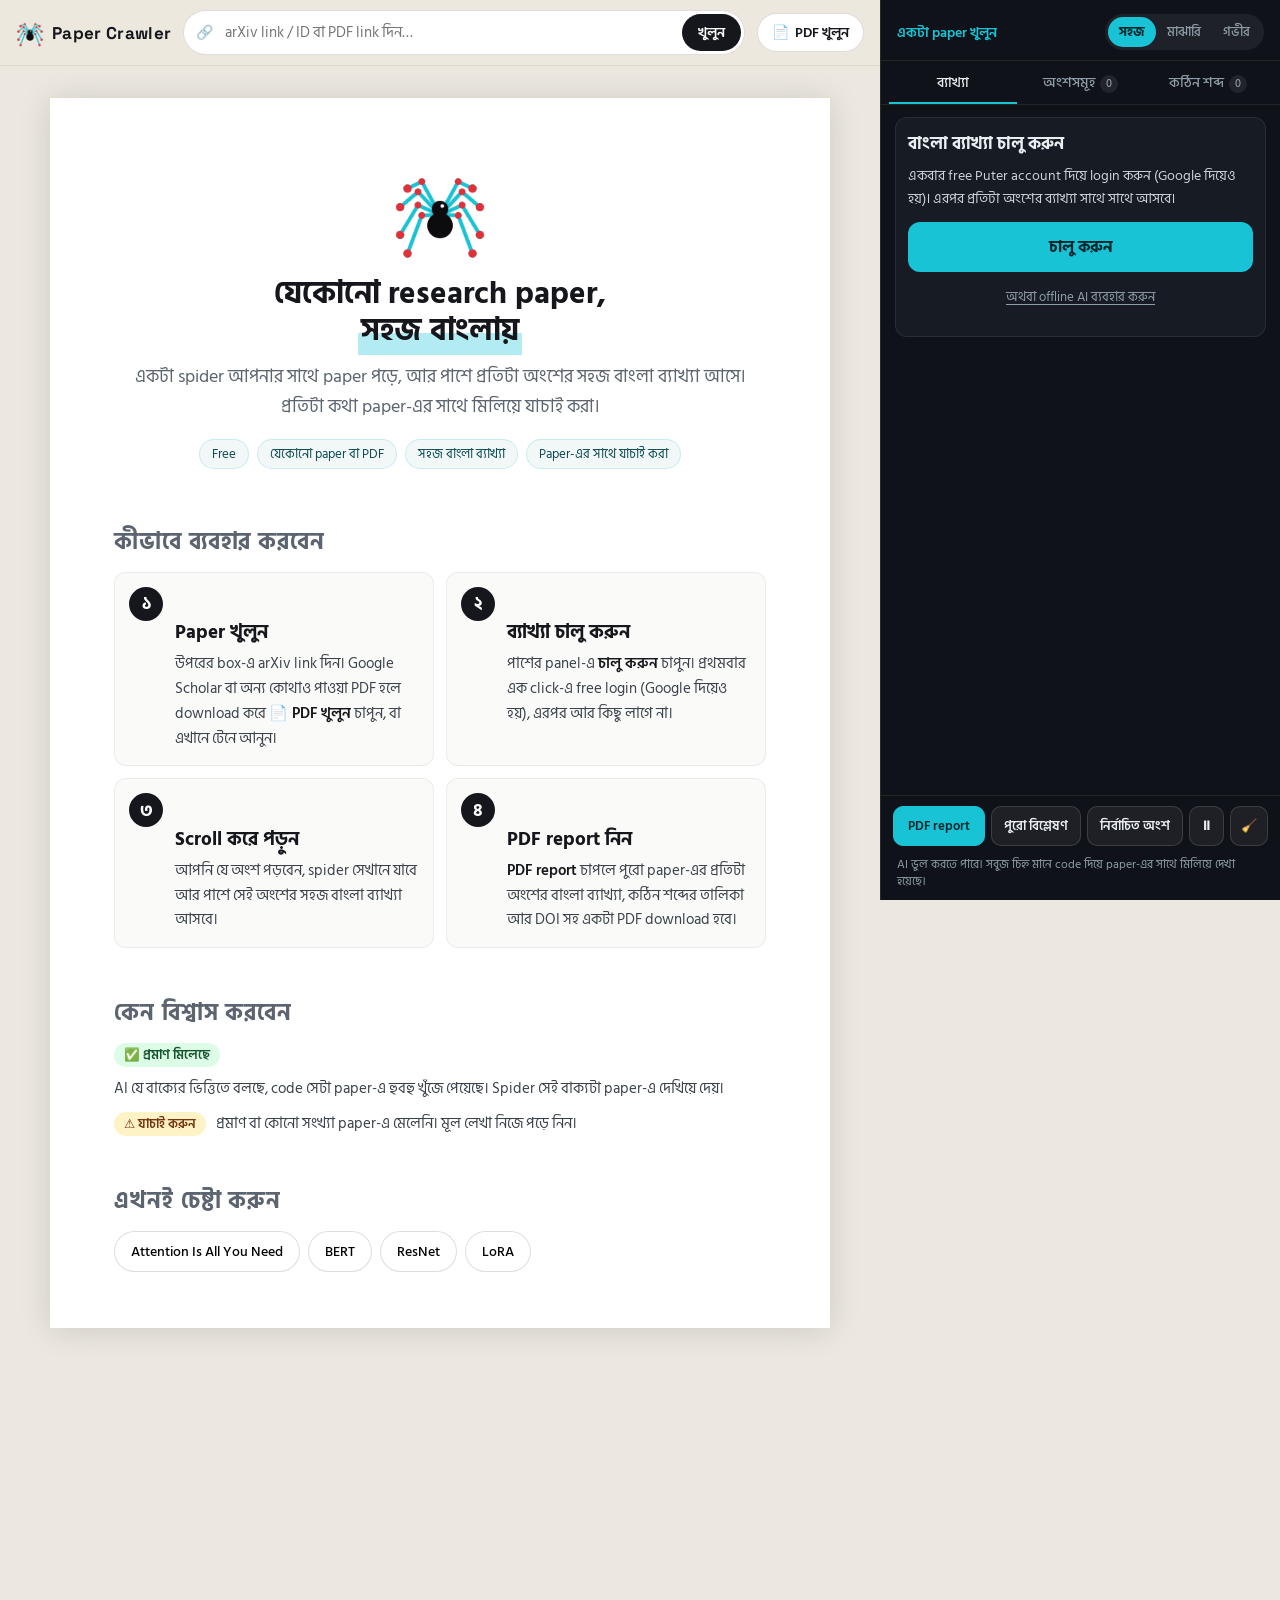
<file: index.html>
<!doctype html>
<html lang="bn">
<head>
  <meta charset="utf-8">
  <meta name="viewport" content="width=device-width, initial-scale=1">
  <title>Paper Crawler</title>
  <meta name="description" content="যেকোনো research paper সহজ বাংলায় বুঝুন। একটা spider paper পড়ে, AI প্রতিটা অংশ বাংলায় বুঝিয়ে দেয়, আর paper-এর সাথে মিলিয়ে যাচাই করে। Free, account লাগে না।">
  <meta property="og:title" content="Paper Crawler: research paper, সহজ বাংলায়">
  <meta property="og:description" content="arXiv link দিন বা যেকোনো PDF খুলুন। Free, account লাগে না, AI আপনার computer-এই চলে।">
  <meta property="og:image" content="icon.png">
  <link rel="icon" href="icon.png">
  <link rel="preconnect" href="https://fonts.googleapis.com">
  <link rel="preconnect" href="https://fonts.gstatic.com" crossorigin>
  <link rel="stylesheet" href="https://fonts.googleapis.com/css2?family=Hind+Siliguri:wght@400;500;600;700&family=Space+Grotesk:wght@500;700&display=swap">
  <link rel="stylesheet" href="css/style.css">
  <link rel="stylesheet" href="css/site.css">
  <link rel="stylesheet" href="css/report.css">
</head>
<body>
  <header id="bar">
    <a class="brand" href="./" aria-label="Paper Crawler home"><img src="icon.png" alt="" width="28" height="28"><span>Paper Crawler</span></a>
    <form id="open-form" role="search">
      <span class="search-icon" aria-hidden="true">🔗</span>
      <input id="open-input" placeholder="arXiv link / ID বা PDF link দিন…" aria-label="Paper link" autocomplete="off">
      <button class="go">খুলুন</button>
    </form>
    <label class="file-btn" title="Computer-এ থাকা যেকোনো paper-এর PDF">📄 <span>PDF খুলুন</span><input id="file" type="file" accept="application/pdf,.pdf" hidden></label>
    <div class="meta" id="meta" role="status" aria-live="polite"></div>
  </header>

  <main id="stage">
    <div id="paper">
      <section class="landing">
        <div class="hero">
          <img class="hero-spider" src="icon.png" alt="" width="96" height="96">
          <h1>যেকোনো research paper,<br><mark>সহজ বাংলায়</mark></h1>
          <p class="lead">একটা spider আপনার সাথে paper পড়ে, আর পাশে প্রতিটা অংশের সহজ বাংলা ব্যাখ্যা আসে। প্রতিটা কথা paper-এর সাথে মিলিয়ে যাচাই করা।</p>
          <div class="badges"><span>Free</span><span>যেকোনো paper বা PDF</span><span>সহজ বাংলা ব্যাখ্যা</span><span>Paper-এর সাথে যাচাই করা</span></div>
        </div>

        <h2 class="landing-h">কীভাবে ব্যবহার করবেন</h2>
        <ol class="steps">
          <li><b>১</b><div><h3>Paper খুলুন</h3><p>উপরের box-এ arXiv link দিন। Google Scholar বা অন্য কোথাও পাওয়া PDF হলে download করে <em>📄 PDF খুলুন</em> চাপুন, বা এখানে টেনে আনুন।</p></div></li>
          <li><b>২</b><div><h3>ব্যাখ্যা চালু করুন</h3><p>পাশের panel-এ <em>চালু করুন</em> চাপুন। প্রথমবার এক click-এ free login (Google দিয়েও হয়), এরপর আর কিছু লাগে না।</p></div></li>
          <li><b>৩</b><div><h3>Scroll করে পড়ুন</h3><p>আপনি যে অংশ পড়বেন, spider সেখানে যাবে আর পাশে সেই অংশের সহজ বাংলা ব্যাখ্যা আসবে।</p></div></li>
          <li><b>৪</b><div><h3>PDF report নিন</h3><p><em>PDF report</em> চাপলে পুরো paper-এর প্রতিটা অংশের বাংলা ব্যাখ্যা, কঠিন শব্দের তালিকা আর DOI সহ একটা PDF download হবে।</p></div></li>
        </ol>

        <h2 class="landing-h">কেন বিশ্বাস করবেন</h2>
        <div class="trust">
          <p><span class="chip ok">✅ প্রমাণ মিলেছে</span> AI যে বাক্যের ভিত্তিতে বলছে, code সেটা paper-এ হুবহু খুঁজে পেয়েছে। Spider সেই বাক্যটা paper-এ দেখিয়ে দেয়।</p>
          <p><span class="chip warn">⚠️ যাচাই করুন</span> প্রমাণ বা কোনো সংখ্যা paper-এ মেলেনি। মূল লেখা নিজে পড়ে নিন।</p>
        </div>

        <h2 class="landing-h">এখনই চেষ্টা করুন</h2>
        <div class="examples">
          <button data-paper="1706.03762">Attention Is All You Need</button>
          <button data-paper="1810.04805">BERT</button>
          <button data-paper="1512.03385">ResNet</button>
          <button data-paper="2106.09685">LoRA</button>
        </div>
      </section>
    </div>
  </main>

  <canvas id="crawler" aria-hidden="true"></canvas>

  <aside id="panel" aria-label="বাংলা ব্যাখ্যা">
    <button id="handle" class="handle" aria-label="Panel বড়/ছোট করুন"><i></i></button>
    <header>
      <div class="now-row">
        <div class="now" id="now">একটা paper খুলুন</div>
        <div class="seg" id="levels" role="group" aria-label="ব্যাখ্যার স্তর">
          <button data-level="easy" title="একদম নতুনদের জন্য">সহজ</button><button data-level="mid" title="ML-এর basic জানলে">মাঝারি</button><button data-level="deep" title="Researcher-দের জন্য">গভীর</button>
        </div>
      </div>
      <div id="progress" class="progress-line" hidden></div>
    </header>
    <nav class="tabs" role="tablist">
      <button data-tab="explain" class="on" role="tab">ব্যাখ্যা</button>
      <button data-tab="map" role="tab">অংশসমূহ <span class="count" id="map-count">0</span></button>
      <button data-tab="terms" role="tab">কঠিন শব্দ <span class="count" id="term-count">0</span></button>
    </nav>
    <div class="body" data-pane="explain"><div id="ai"></div><div id="hint"></div><div id="history"></div></div>
    <div class="body" data-pane="map" hidden><ol id="map"><li class="muted">Paper খুললে এখানে সব অংশের তালিকা আসবে। যেকোনোটায় চাপ দিলে spider সেখানে যাবে।</li></ol></div>
    <div class="body" data-pane="terms" hidden><div id="glossary"><p class="muted">ব্যাখ্যা আসার সাথে সাথে এখানে কঠিন শব্দ আর তাদের বাংলা মানে জমা হবে।</p></div></div>
    <div class="actions">
      <button id="export" class="primary" title="পুরো paper বিশ্লেষণ করে DOI সহ PDF download করুন">PDF report</button>
      <button id="all" title="প্রতিটা অংশের ব্যাখ্যা + কঠিন শব্দের তালিকা">পুরো বিশ্লেষণ</button>
      <button id="sel" title="Paper-এ কিছু select করে চাপুন (বা E)">নির্বাচিত অংশ</button>
      <button id="pause" class="icon" title="Spider থামান / চালান" aria-label="Spider থামান">⏸</button>
      <button id="clear" class="icon" title="দাগ মুছুন" aria-label="দাগ মুছুন">🧹</button>
    </div>
    <footer>AI ভুল করতে পারে। সবুজ চিহ্ন মানে code দিয়ে paper-এর সাথে মিলিয়ে দেখা হয়েছে।</footer>
  </aside>

  <div id="drop-overlay" hidden><div><p class="big">📄</p><p>PDF এখানে ছেড়ে দিন</p><p class="small">যেকোনো research paper। আপনার computer-এই পড়া হবে।</p></div></div>
  <div id="toasts" aria-live="polite"></div>
  <div id="report-host" aria-hidden="true"></div>
  <script type="module" src="js/app.js"></script>
</body>
</html>
</file>
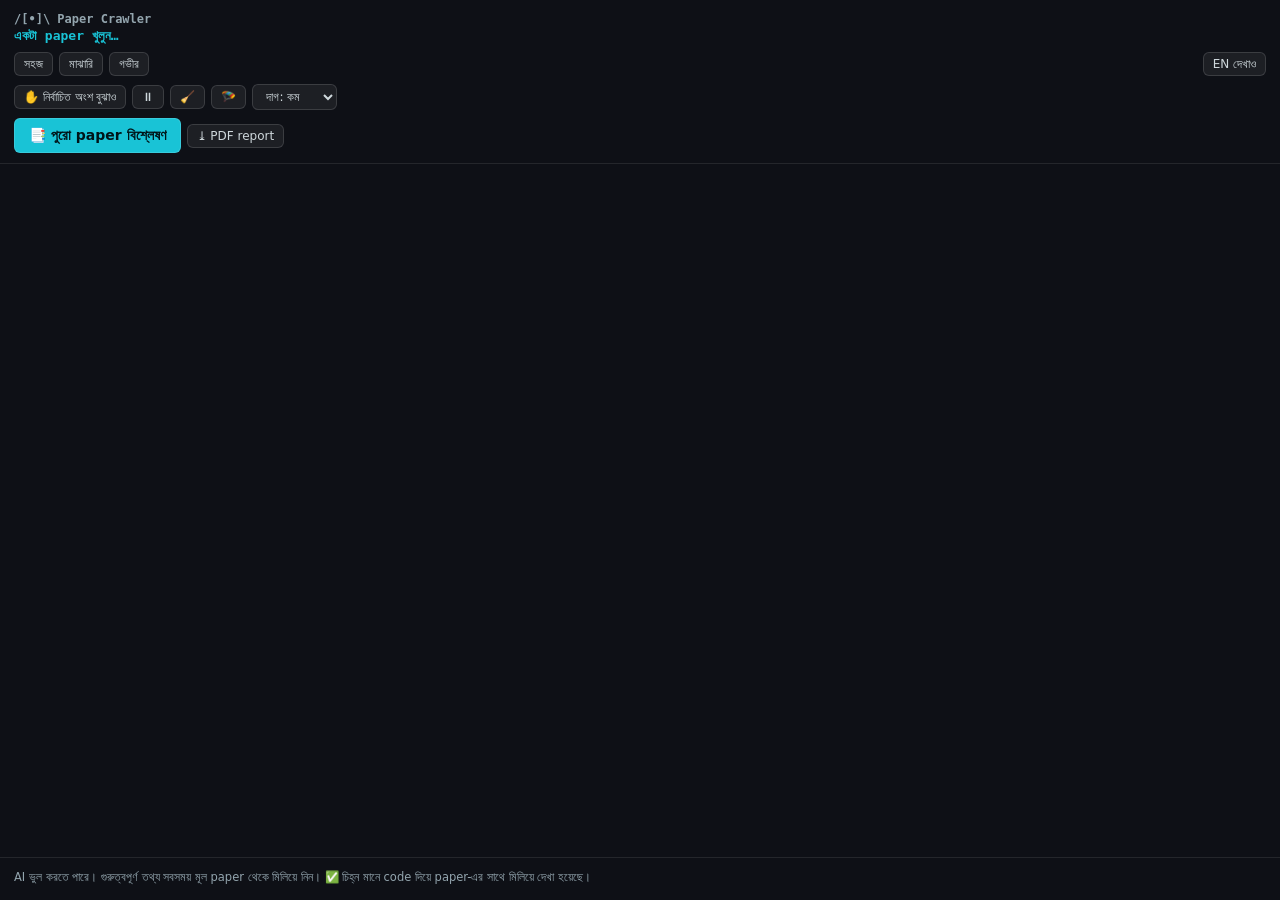
<file: extension/panel.html>
<!doctype html>
<html lang="bn">
<head>
  <meta charset="utf-8">
  <title>Paper Crawler</title>
  <link rel="stylesheet" href="css/panel.css">
</head>
<body>
  <header>
    <div class="brand">/[•]\ Paper Crawler</div>
    <div id="now" class="now">একটা paper খুলুন…</div>
    <div class="row" id="levels" role="group" aria-label="ব্যাখ্যার স্তর">
      <button data-level="easy">সহজ</button>
      <button data-level="mid">মাঝারি</button>
      <button data-level="deep">গভীর</button>
      <span class="sep"></span>
      <button id="lang" title="ইংরেজি ব্যাখ্যাও দেখান">EN দেখাও</button>
    </div>
    <div class="row">
      <button id="sel" title="Paper-এ কোনো লেখা select করে এটা চাপুন">✋ নির্বাচিত অংশ বুঝাও</button>
      <button id="pause" title="Spider থামাও / চালাও">⏸</button>
      <button id="clear" title="সব দাগ মুছুন">🧹</button>
      <button id="drop" title="Spider আবার নামাও">🪂</button>
      <select id="intensity" aria-label="দাগের পরিমাণ">
        <option value="calm">দাগ: কম</option>
        <option value="normal">দাগ: মাঝারি</option>
        <option value="wild">দাগ: বেশি</option>
      </select>
    </div>
    <div class="row">
      <button id="all" class="primary" title="প্রতিটা section ব্যাখ্যা করুন, কঠিন শব্দের তালিকা বানান">📑 পুরো paper বিশ্লেষণ</button>
      <button id="export" title="সব ব্যাখ্যা DOI সহ PDF হিসেবে নামান">⤓ PDF report</button>
    </div>
    <div id="progress" class="now" hidden></div>
  </header>

  <section id="ai"></section>
  <section id="pdf" hidden></section>
  <section id="history"></section>
  <section id="glossary"></section>

  <footer>AI ভুল করতে পারে। গুরুত্বপূর্ণ তথ্য সবসময় মূল paper থেকে মিলিয়ে নিন। ✅ চিহ্ন মানে code দিয়ে paper-এর সাথে মিলিয়ে দেখা হয়েছে।</footer>
  <script type="module" src="js/panel.js"></script>
</body>
</html>
</file>
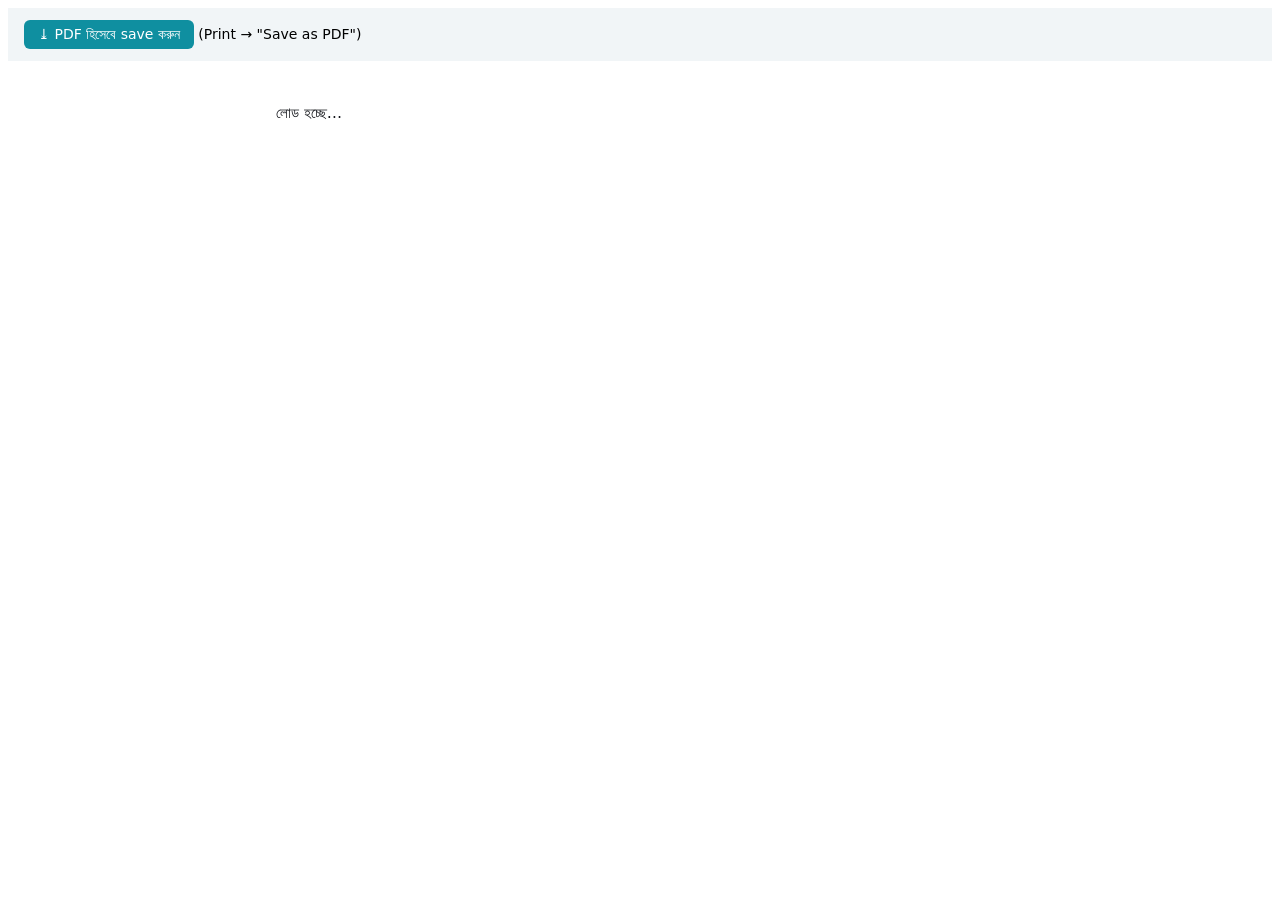
<file: extension/report.html>
<!doctype html>
<html lang="bn">
<head>
  <meta charset="utf-8">
  <title>Paper Crawler report</title>
  <link rel="stylesheet" href="css/report.css">
</head>
<body>
  <div class="screen-only"><button id="print">⤓ PDF হিসেবে save করুন</button> (Print → "Save as PDF")</div>
  <main id="report" class="report"><p>লোড হচ্ছে…</p></main>
  <script type="module" src="js/report.js"></script>
</body>
</html>
</file>
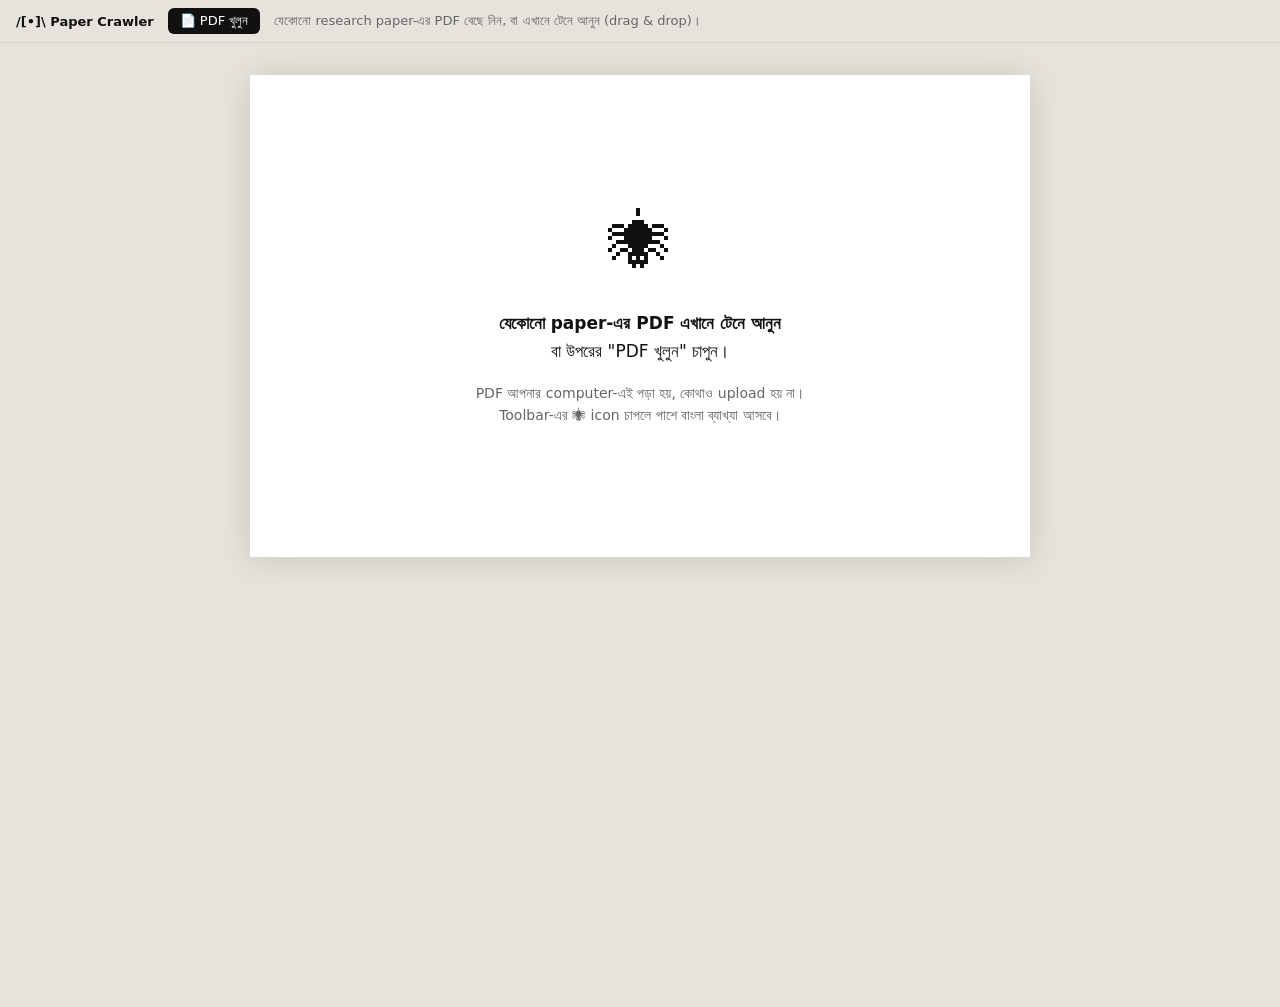
<file: extension/viewer.html>
<!doctype html>
<html lang="en">
<head>
  <meta charset="utf-8">
  <meta name="viewport" content="width=device-width, initial-scale=1">
  <title>Paper Crawler PDF reader</title>
  <link rel="stylesheet" href="css/viewer.css">
  <link rel="stylesheet" href="css/markup.css">
</head>
<body>
  <header id="bar">
    <b>/[•]\ Paper Crawler</b>
    <label class="btn">📄 PDF খুলুন <input id="pick" type="file" accept="application/pdf,.pdf" hidden></label>
    <a id="orig" target="_blank" hidden>মূল PDF ↗</a>
    <span id="status">যেকোনো research paper-এর PDF বেছে নিন, বা এখানে টেনে আনুন (drag &amp; drop)।</span>
  </header>
  <main id="drop">
    <div id="paper">
      <div class="empty">
        <p class="big">🕷</p>
        <p><b>যেকোনো paper-এর PDF এখানে টেনে আনুন</b><br>বা উপরের "PDF খুলুন" চাপুন।</p>
        <p class="hint">PDF আপনার computer-এই পড়া হয়, কোথাও upload হয় না।<br>Toolbar-এর 🕷 icon চাপলে পাশে বাংলা ব্যাখ্যা আসবে।</p>
      </div>
    </div>
  </main>
  <script type="module" src="js/viewer.js"></script>
</body>
</html>
</file>
<file: css/style.css>
/* Paper Crawler - paper theme, AI panel, and the .m-* markup effects. */
:root {
  --bg: #e6e3dc;
  --paper: #ffffff;
  --ink: #111;
  --muted: #666;
  --teal: #19c3d6;
  --purple: #7b2cff;
  --orange: #ff7a3d;
  --magenta: #ff2bd6;
  --cyan: #25d7f0;
  --green: #11a84a;
  --red: #e0303a;
  --panel-w: 380px;
  --mono: ui-monospace, "SF Mono", Menlo, Consolas, monospace;
}
* { box-sizing: border-box; }
html, body { margin: 0; }
body {
  background: var(--bg);
  color: var(--ink);
  font-family: "Latin Modern Roman", "CMU Serif", "Computer Modern", Georgia, "Times New Roman", serif;
}

/* ---------- top bar ---------- */
#bar {
  position: sticky; top: 0; z-index: 20;
  display: flex; gap: 12px; align-items: center; flex-wrap: wrap;
  padding: 8px 16px; padding-right: calc(var(--panel-w) + 16px);
  background: rgba(230, 227, 220, .92); backdrop-filter: blur(6px);
  border-bottom: 1px solid #0001;
  font: 12px var(--mono);
}
#bar .brand { font-weight: 700; letter-spacing: .02em; }
#bar select { font: inherit; max-width: 320px; }
#bar form { display: flex; gap: 4px; }
#bar input, #bar button { font: inherit; }
#bar .meta { color: var(--muted); overflow: hidden; text-overflow: ellipsis; white-space: nowrap; flex: 1; min-width: 0; }
#bar kbd { background: #fff; border: 1px solid #0002; border-radius: 3px; padding: 0 4px; }

/* ---------- the paper ---------- */
#stage { padding: 32px 16px 50vh; padding-right: calc(var(--panel-w) + 16px); }
#paper {
  max-width: 780px; margin: 0 auto; padding: 56px 64px;
  background: var(--paper); box-shadow: 0 2px 30px #0002;
  font-size: 17px; line-height: 1.55;
}
#paper h1 { font-size: 1.8em; text-align: center; line-height: 1.2; }
#paper h2 { font-size: 1.35em; margin-top: 2em; }
#paper h3 { font-size: 1.12em; margin-top: 1.6em; }
#paper h5, #paper h6 { font-size: 1em; }
#paper .ltx_abstract { margin: 2em 2.5em; font-size: .95em; }
#paper .ltx_abstract h6 { text-align: center; font-size: 1.05em; }
#paper .ltx_authors { text-align: center; font-size: .9em; margin-bottom: 1em; }
#paper .ltx_creator { display: inline-block; margin: 0 .6em; }
#paper .ltx_note_outer { display: none; } /* LaTeXML footnote bodies */
#paper .ltx_note_mark { font-size: .7em; }
#paper img { max-width: 100%; height: auto; }
#paper figure { margin: 1.5em 0; text-align: center; }
#paper figcaption { font-size: .9em; text-align: left; }
#paper table { border-collapse: collapse; margin: 0 auto; font-size: .9em; }
#paper td, #paper th { padding: 2px 6px; }
#paper .ltx_border_t { border-top: 1px solid #000; }
#paper .ltx_border_b { border-bottom: 1px solid #000; }
#paper .ltx_border_tt { border-top: 2px solid #000; }
#paper .ltx_border_bb { border-bottom: 2px solid #000; }
#paper .ltx_border_r { border-right: 1px solid #000; }
#paper .ltx_border_l { border-left: 1px solid #000; }
#paper table.ltx_equation, #paper table.ltx_eqn_table { width: 100%; }
#paper .ltx_eqn_cell { text-align: center; }
#paper .ltx_tag_equation { text-align: right; }
#paper .ltx_bibitem { font-size: .85em; margin-bottom: .4em; list-style: none; }
#paper .ltx_figure_panel { display: inline-block; }
#paper a { color: #1a4fb0; text-decoration: none; }
#paper math { font-size: 1.05em; }
.ltx_align_center { text-align: center; }
.ltx_font_bold { font-weight: bold; }
.ltx_font_italic { font-style: italic; }
.ltx_font_typewriter { font-family: var(--mono); font-size: .9em; }
.ltx_font_smallcaps { font-variant: small-caps; }
#paper .loading { font: 14px var(--mono); color: var(--muted); text-align: center; }

/* ---------- spider canvas: never steals clicks ---------- */
#crawler { position: fixed; inset: 0; width: 100vw; height: 100vh; pointer-events: none; z-index: 10; }

/* ---------- title overlay (T) ---------- */
#title-overlay {
  position: fixed; left: 0; right: var(--panel-w); top: 9vh; z-index: 15;
  text-align: center; pointer-events: none; padding: 0 16px;
  font: 900 clamp(28px, 5.4vw, 72px)/1.08 "Arial Black", Impact, system-ui, sans-serif;
  color: #fff; -webkit-text-stroke: .09em #000; paint-order: stroke fill;
  text-shadow: 0 .06em 0 #000;
}
#title-overlay[hidden] { display: none; }

/* ---------- AI panel ---------- */
#panel {
  position: fixed; top: 0; right: 0; bottom: 0; width: var(--panel-w); z-index: 30;
  display: flex; flex-direction: column;
  background: rgba(14, 16, 22, .86); backdrop-filter: blur(14px) saturate(1.3);
  color: #e8eef2; border-left: 1px solid #ffffff1a;
  font: 13px/1.5 system-ui, -apple-system, "Segoe UI", sans-serif;
}
#panel header { padding: 14px 16px 10px; border-bottom: 1px solid #ffffff14; }
#panel .now { font: 600 13px var(--mono); color: var(--teal); white-space: nowrap; overflow: hidden; text-overflow: ellipsis; }
#panel .row { display: flex; gap: 6px; margin-top: 10px; flex-wrap: wrap; }
#panel button {
  font: 11px var(--mono); color: #cfd8dc; background: #ffffff0f; border: 1px solid #ffffff1f;
  border-radius: 6px; padding: 4px 8px; cursor: pointer;
}
#panel button:hover { background: #ffffff1f; }
#panel button.on { background: var(--teal); color: #001418; border-color: var(--teal); }
#panel .tabs { display: flex; border-bottom: 1px solid #ffffff14; }
#panel .tabs button { flex: 1; border: 0; border-radius: 0; background: none; padding: 9px; }
#panel .tabs button.on { color: var(--teal); background: none; box-shadow: inset 0 -2px var(--teal); }
#panel .body { flex: 1; overflow-y: auto; padding: 12px 16px 24px; }
#panel .notice { background: #ff7a3d22; border: 1px solid #ff7a3d66; color: #ffd2bd; padding: 10px; border-radius: 8px; margin-bottom: 12px; }
#panel .notice code { font-family: var(--mono); color: #fff; }
.card { background: #ffffff0a; border: 1px solid #ffffff14; border-radius: 10px; padding: 10px 12px; margin-bottom: 10px; }
.card.live { border-color: #19c3d688; box-shadow: 0 0 0 1px #19c3d633, 0 0 24px #19c3d622; }
.card h4 { margin: 0 0 6px; font: 600 11px var(--mono); color: #9fb3bd; text-transform: uppercase; letter-spacing: .04em; }
.card h4 .tag { color: var(--orange); margin-left: 4px; }
.card p { margin: 0; white-space: pre-wrap; }
.card .key { margin-top: 8px; font: 600 12px var(--mono); color: #1a0d00; background: var(--orange); padding: 2px 6px; display: inline-block; border-radius: 3px; cursor: pointer; }
.card .err { color: #ff8b8b; }
.caret::after { content: "▌"; color: var(--teal); animation: blink 1s steps(1) infinite; }
@keyframes blink { 50% { opacity: 0; } }
.note { font-size: 12px; padding: 6px 0; border-bottom: 1px solid #ffffff10; }
.note b { font-family: var(--mono); }
.note .t-metric { color: var(--orange); } .note .t-model { color: #c49bff; } .note .t-dataset { color: var(--cyan); }
.note small { display: block; color: #8a9aa3; }

/* Narrow screens: panel becomes a bottom drawer. */
@media (max-width: 900px) {
  :root { --panel-w: 0px; }
  #panel { top: auto; left: 0; width: auto; height: 42vh; border-left: 0; border-top: 1px solid #ffffff1a; }
  #stage { padding-bottom: 60vh; }
  #paper { padding: 28px 18px; font-size: 16px; }
  #title-overlay { right: 0; }
}

/* =====================================================================
   Markup effects. JS adds these to .w spans (or headings) on foot plants.
   Outlines/box-shadows/transforms don't reflow; font-size changes do,
   and the crawler re-steps feet whose word moved.
   ===================================================================== */
.w { border-radius: 2px; }
[class^="m-"], [class*=" m-"] { animation: mpop .28s cubic-bezier(.2, 1.6, .4, 1); }
@keyframes mpop { from { filter: brightness(1.8); } }

.m-box-teal    { outline: 1.5px solid var(--teal); outline-offset: 1px; }
.m-box-purple  { outline: 1.5px solid var(--purple); outline-offset: 1px; }
.m-box-orange  { outline: 1.5px solid var(--orange); outline-offset: 1px; }
.m-box-red     { outline: 2px solid var(--red); outline-offset: 2px; }
.m-box-green   { outline: 1.5px solid var(--green); outline-offset: 1px; }

.m-hl-orange   { background: var(--orange); color: #1a0d00; font-weight: 700; box-shadow: 0 0 0 .12em var(--orange); }
.m-big         { display: inline-block; font-size: 1.7em; line-height: 1.1; margin: .1em .15em; font-family: "Arial Black", system-ui, sans-serif; }
.m-hl-purple   {
  background: var(--purple); color: #fff !important; font-family: var(--mono) !important;
  box-shadow: 0 0 0 .2em var(--purple); border-radius: 1px;
}
h2.m-hl-purple, h3.m-hl-purple, h6.m-hl-purple { display: inline-block; padding: 0 .3em; }
.m-hl-purple .w, .m-hl-purple * { color: #fff !important; font-family: var(--mono) !important; }
.m-hl-magenta  { background: var(--magenta); color: #fff; box-shadow: 0 0 0 .1em var(--magenta); }
.m-wide        { padding-right: 1.4em; }
.m-hl-cyan     { background: var(--cyan); box-shadow: .25em 0 0 var(--cyan), -.25em 0 0 var(--cyan); border-radius: 0; }
.m-hl-green    { background: linear-gradient(transparent 38%, #b4f59c 38%, #b4f59c 92%, transparent 92%); }
.m-blowup      { font-size: 2.4em; line-height: 1; font-weight: 800; color: #ff5a1f; font-family: "Arial Black", system-ui, sans-serif; }
.m-blowup.m-red { color: var(--red); }
.m-rotate-green {
  display: inline-block; transform: rotate(-70deg); transform-origin: 0 80%;
  color: var(--green); font-weight: 700; font-family: system-ui, sans-serif; white-space: nowrap;
}
.m-color-text  { color: var(--mc, var(--purple)); font-weight: 600; }
/* The AI's KEY phrase: the biggest markup there is. */
.m-key         {
  font-size: 2.2em; line-height: 1.1; font-weight: 900; color: #ff5a1f; font-family: "Arial Black", system-ui, sans-serif;
  outline: 3px solid var(--red); outline-offset: 3px; background: #fff3ea;
}
</file>
<file: css/site.css>
/* Website look, on top of style.css (paper theme + .m-* markup effects).
   Layout: a white "paper" on a warm desk (left), a dark reading-companion panel (right).
   On phones the panel becomes a bottom sheet you can pull up. */
:root {
  --desk: #ece8df;
  --paper: #ffffff;
  --ink: #15171c;
  --muted-ink: #5c6470;
  --teal: #19c3d6;
  --teal-ink: #00262b;
  --orange: #ff7a3d;
  --panel: #0f1218;
  --panel-2: #171b23;
  --panel-line: #ffffff14;
  --panel-ink: #e9eef2;
  --panel-muted: #8f9da6;
  --ok: #4ade80;
  --warn: #fbbf24;
  --bn: "Hind Siliguri", "Noto Sans Bengali", "Kohinoor Bangla", "Bangla Sangam MN", system-ui, sans-serif;
  --display: "Space Grotesk", "Hind Siliguri", system-ui, sans-serif;
  --panel-w: 400px;
}
body { background: var(--desk); }
[hidden] { display: none !important; }

/* ------------------------------------------------------------ top bar */
#bar {
  display: grid; grid-template-columns: auto minmax(0, 1fr) auto; gap: 8px 12px; align-items: center;
  padding: 10px 16px; padding-right: calc(var(--panel-w) + 16px);
  background: color-mix(in srgb, var(--desk) 88%, transparent); backdrop-filter: blur(10px);
  font: 14px var(--bn);
}
#bar .brand { display: flex; align-items: center; gap: 8px; text-decoration: none; color: var(--ink); font: 700 17px var(--display); }
#bar form { display: flex; align-items: center; background: #fff; border: 1.5px solid #0002; border-radius: 999px; padding: 3px 3px 3px 12px; min-width: 0; transition: border-color .15s, box-shadow .15s; }
#bar form:focus-within { border-color: var(--teal); box-shadow: 0 0 0 4px #19c3d633; }
#bar .search-icon { font-size: 14px; opacity: .6; }
#bar input { flex: 1; min-width: 0; border: 0; outline: 0; background: none; font: 15px var(--bn); padding: 6px 8px; color: var(--ink); }
#bar .go { font: 600 14px var(--bn); background: var(--ink); color: #fff; border: 0; border-radius: 999px; padding: 7px 16px; cursor: pointer; }
#bar .go:hover { background: #000; }
.file-btn { display: inline-flex; align-items: center; gap: 6px; cursor: pointer; background: #fff; border: 1.5px solid #0002; color: var(--ink); padding: 7px 14px; border-radius: 999px; font: 600 14px var(--bn); white-space: nowrap; }
.file-btn:hover { border-color: var(--teal); }
.file-btn:focus-within { outline: 2px solid var(--teal); outline-offset: 2px; }
#bar .meta { grid-column: 1 / -1; font: 13px var(--bn); color: var(--muted-ink); white-space: nowrap; overflow: hidden; text-overflow: ellipsis; min-height: 0; }
#bar .meta:empty { display: none; }

/* ------------------------------------------------------------ landing */
.landing { font-family: var(--bn); color: var(--ink); }
.hero { text-align: center; padding: 10px 0 8px; }
.hero-spider { animation: dangle 3.2s ease-in-out infinite; transform-origin: 50% -200px; }
@keyframes dangle { 50% { transform: rotate(3deg) translateY(6px); } }
.hero h1 { font: 700 clamp(30px, 4.6vw, 44px)/1.25 var(--bn); margin: 8px 0 12px; text-wrap: balance; }
.hero mark { background: linear-gradient(transparent 55%, #19c3d655 55%); color: inherit; padding: 0 .1em; }
.hero .lead { font-size: 18px; line-height: 1.7; color: var(--muted-ink); max-width: 36em; margin: 0 auto; }
.badges { display: flex; flex-wrap: wrap; gap: 8px; justify-content: center; margin-top: 16px; }
.badges span { font-size: 13px; background: #f2f7f8; border: 1px solid #19c3d633; color: #0b4a52; border-radius: 999px; padding: 4px 12px; }
.landing-h { font: 700 15px var(--display); letter-spacing: .04em; text-transform: uppercase; color: var(--muted-ink); margin: 34px 0 12px; }
.steps { list-style: none; padding: 0; margin: 0; display: grid; grid-template-columns: repeat(auto-fit, minmax(min(100%, 260px), 1fr)); gap: 12px; }
.steps li { display: flex; gap: 12px; align-items: flex-start; background: #fafaf8; border: 1px solid #0000000f; border-radius: 12px; padding: 14px; }
.steps li > b { flex: none; display: grid; place-items: center; width: 34px; height: 34px; border-radius: 50%; background: var(--ink); color: #fff; font: 700 18px var(--bn); }
.steps h3 { margin: 2px 0 4px; font: 700 17px var(--bn); }
.steps p { margin: 0; font-size: 15px; line-height: 1.65; color: #3b424c; }
.steps em { font-style: normal; font-weight: 600; color: var(--ink); white-space: nowrap; }
.trust p { display: flex; gap: 10px; align-items: baseline; flex-wrap: wrap; font-size: 15px; line-height: 1.65; margin: 0 0 10px; color: #3b424c; }
.chip { display: inline-flex; align-items: center; gap: 4px; font: 600 12.5px var(--bn); border-radius: 999px; padding: 2px 10px; white-space: nowrap; }
.chip.ok { background: #dcfce7; color: #14532d; }
.chip.warn { background: #fef3c7; color: #78350f; }
.examples { display: flex; gap: 8px; flex-wrap: wrap; }
.examples button { font: 500 14px var(--bn); padding: 8px 16px; border-radius: 999px; border: 1.5px solid #0002; background: #fff; cursor: pointer; transition: transform .12s, border-color .12s; }
.examples button:hover { border-color: var(--teal); transform: translateY(-1px); }
.paper-loading { display: grid; gap: 14px; padding: 20px 0; }
.paper-loading i { display: block; height: 14px; border-radius: 7px; background: linear-gradient(90deg, #eee 25%, #f6f6f6 50%, #eee 75%); background-size: 200% 100%; animation: shimmer 1.2s infinite; }
.paper-loading i:first-child { height: 30px; width: 70%; margin: 0 auto 10px; }
.paper-loading i:nth-child(3n) { width: 85%; }
@keyframes shimmer { to { background-position: -200% 0; } }

/* ------------------------------------------------------------ panel */
#panel { width: var(--panel-w); background: var(--panel); font-family: var(--bn); color: var(--panel-ink); }
#panel header { padding: 14px 16px 10px; }
.now-row { display: flex; align-items: center; gap: 10px; justify-content: space-between; }
#panel .now { font: 600 14px var(--bn); color: var(--teal); min-width: 0; white-space: nowrap; overflow: hidden; text-overflow: ellipsis; }
.seg { display: inline-flex; background: #ffffff10; border-radius: 999px; padding: 3px; flex: none; }
#panel .seg button { font: 500 13px var(--bn); border: 0; background: none; color: var(--panel-muted); padding: 4px 11px; border-radius: 999px; cursor: pointer; }
#panel .seg button.on { background: var(--teal); color: var(--teal-ink); font-weight: 700; }
.progress-line { margin-top: 8px; font-size: 13px; color: var(--panel-muted); }
.progress-line .bar { height: 4px; background: #ffffff14; border-radius: 2px; overflow: hidden; margin-top: 6px; }
.progress-line .bar i { display: block; height: 100%; background: var(--teal); transition: width .4s; }
#panel .tabs { display: flex; border-bottom: 1px solid var(--panel-line); padding: 0 8px; }
#panel .tabs button { flex: 1; font: 500 14px var(--bn); background: none; border: 0; color: var(--panel-muted); padding: 10px 4px; cursor: pointer; border-radius: 0; }
#panel .tabs button.on { color: var(--panel-ink); box-shadow: inset 0 -2px var(--teal); }
#panel .count { font-size: 11px; background: #ffffff14; border-radius: 999px; padding: 0 6px; margin-left: 2px; }
#panel .body { padding: 12px 14px 16px; }
#panel button:focus-visible, .examples button:focus-visible, #bar .go:focus-visible { outline: 2px solid var(--teal); outline-offset: 2px; }
.muted { color: var(--panel-muted); font-size: 13px; margin: 4px 0 8px; line-height: 1.6; }

/* AI choice */
.ai-pick h3 { margin: 0 0 4px; font: 700 15px var(--bn); }
.ai-pick > p { margin: 0 0 10px; font-size: 13px; color: var(--panel-muted); }
#panel .ai-opt { display: grid; grid-template-columns: 34px 1fr; gap: 2px 10px; width: 100%; text-align: left; background: var(--panel-2); border: 1px solid var(--panel-line); border-radius: 12px; padding: 10px 12px; margin-bottom: 8px; color: var(--panel-ink); cursor: pointer; font-family: var(--bn); transition: border-color .15s, transform .12s; }
#panel .ai-opt:hover:not(:disabled) { border-color: var(--teal); transform: translateY(-1px); }
#panel .ai-opt:disabled { opacity: .5; cursor: default; }
#panel .ai-opt .ic { grid-row: span 2; font-size: 22px; display: grid; place-items: center; }
#panel .ai-opt b { font-size: 14.5px; }
#panel .ai-opt b .rec { font: 600 11px var(--bn); background: var(--teal); color: var(--teal-ink); border-radius: 999px; padding: 1px 8px; margin-left: 6px; vertical-align: 1px; }
#panel .ai-opt span { font-size: 12.5px; color: var(--panel-muted); }
.ai-ready { display: flex; align-items: center; gap: 8px; font-size: 13px; color: var(--panel-muted); margin-bottom: 10px; }
.ai-ready::before { content: ""; width: 8px; height: 8px; border-radius: 50%; background: var(--ok); box-shadow: 0 0 0 4px #4ade8033; }
.progress { height: 6px; background: #ffffff15; border-radius: 3px; overflow: hidden; margin-top: 8px; }
.progress i { display: block; height: 100%; width: 0; background: var(--teal); transition: width .3s; }
.box { background: var(--panel-2); border: 1px solid var(--panel-line); border-radius: 12px; padding: 12px; margin-bottom: 10px; }

/* hint */
.hint { display: flex; gap: 10px; align-items: center; background: #19c3d614; border: 1px dashed #19c3d666; border-radius: 12px; padding: 10px 12px; margin-bottom: 10px; font-size: 13.5px; }
.hint .arrow { font-size: 20px; animation: nudge 1.4s ease-in-out infinite; }
@keyframes nudge { 50% { transform: translateY(5px); } }

/* explanation cards */
#panel .card { background: var(--panel-2); border: 1px solid var(--panel-line); border-radius: 12px; padding: 12px 14px; margin-bottom: 12px; animation: rise .35s ease-out; }
@keyframes rise { from { opacity: 0; transform: translateY(8px); } }
#panel .card.live { border-color: #19c3d688; box-shadow: 0 0 24px #19c3d622; }
#panel .card h4 { display: flex; align-items: center; gap: 8px; margin: 0 0 8px; font: 600 12px var(--bn); color: var(--panel-muted); text-transform: none; letter-spacing: 0; }
#panel .card h4 .sec { color: var(--panel-ink); font-size: 13px; }
#panel .card h4 .tag { margin-left: auto; color: var(--orange); font-weight: 500; }
.card .bn { font-size: 16px; line-height: 1.8; margin: 0; white-space: pre-wrap; }
.card .en { margin-top: 8px; color: #b8c6cc; font: 13px/1.6 system-ui, sans-serif; }
.card .en summary { cursor: pointer; color: var(--panel-muted); font: 12.5px var(--bn); }
.card .en p { margin: 4px 0 0; }
.thinking { color: var(--panel-muted); }
.thinking::after { content: ""; display: inline-block; width: 1.2em; text-align: left; animation: dots 1.2s steps(4) infinite; }
@keyframes dots { 0% { content: ""; } 25% { content: "."; } 50% { content: ".."; } 75% { content: "..."; } }
.skeleton { display: grid; gap: 8px; margin-top: 4px; }
.skeleton i { height: 10px; border-radius: 5px; background: linear-gradient(90deg, #ffffff10 25%, #ffffff22 50%, #ffffff10 75%); background-size: 200% 100%; animation: shimmer 1.2s infinite; }
.skeleton i:last-child { width: 60%; }
.checks { margin-top: 10px; display: flex; flex-wrap: wrap; gap: 6px; }
.checks .chip { cursor: default; }
.checks .chip.ok { background: #4ade801f; color: #bbf7d0; }
.checks .chip.warn { background: #fbbf241f; color: #fde68a; }
.evidence { margin-top: 8px; border-left: 3px solid var(--ok); padding: 6px 10px; background: #ffffff06; border-radius: 0 8px 8px 0; font: 13px/1.55 Georgia, serif; color: #cfd8dc; }
.evidence button { display: block; margin-top: 6px; font: 600 12.5px var(--bn); background: none; border: 0; color: var(--teal); padding: 0; cursor: pointer; }
.card-actions { display: flex; flex-wrap: wrap; gap: 6px; margin-top: 10px; padding-top: 10px; border-top: 1px solid var(--panel-line); align-items: center; }
.card-actions .lbl { font-size: 12px; color: var(--panel-muted); margin-right: 2px; }
.card-actions a, .card-actions button { font: 500 12.5px var(--bn); color: var(--panel-ink); background: #ffffff0d; border: 1px solid #ffffff1f; border-radius: 999px; padding: 3px 11px; text-decoration: none; cursor: pointer; }
.card-actions a:hover, .card-actions button:hover { border-color: var(--teal); }

/* section map */
#map { list-style: none; padding: 0; margin: 0; }
#map li button { display: flex; gap: 10px; align-items: center; width: 100%; text-align: left; background: none; border: 0; border-radius: 8px; padding: 8px 6px; color: var(--panel-ink); font: 14px var(--bn); cursor: pointer; }
#map li button:hover { background: #ffffff0a; }
#map li.sub button { padding-left: 22px; font-size: 13.5px; color: #c9d3d8; }
#map li.current button { background: #19c3d61a; }
#map .st { flex: none; width: 20px; height: 20px; border-radius: 50%; display: grid; place-items: center; font-size: 11px; border: 1.5px solid #ffffff30; color: transparent; }
#map .st.busy { border-color: var(--teal); border-top-color: transparent; animation: spin .8s linear infinite; }
#map .st.done { background: var(--ok); border-color: var(--ok); color: #052e16; }
#map .st.warn { background: var(--warn); border-color: var(--warn); color: #451a03; }
@keyframes spin { to { transform: rotate(360deg); } }

/* glossary */
.term { padding: 10px 0; border-bottom: 1px solid var(--panel-line); }
.term b { font: 600 15px system-ui, sans-serif; color: #fff; }
.term small { color: var(--panel-muted); margin-left: 6px; }
.term p { margin: 4px 0 0; font-size: 14.5px; line-height: 1.7; }

/* action bar */
.actions { display: flex; gap: 6px; padding: 10px 12px; border-top: 1px solid var(--panel-line); background: var(--panel); flex-wrap: wrap; }
#panel .actions button { font: 600 13px var(--bn); color: var(--panel-ink); background: #ffffff10; border: 1px solid #ffffff22; border-radius: 10px; padding: 8px 12px; cursor: pointer; }
#panel .actions button:hover:not(:disabled) { background: #ffffff1c; }
#panel .actions button.primary { background: var(--teal); color: var(--teal-ink); border-color: var(--teal); flex: 1; }
#panel .actions button.icon { padding: 8px 10px; }
#panel .actions button:disabled { opacity: .55; cursor: default; }
#panel footer { padding: 0 16px 10px; font-size: 11.5px; color: var(--panel-muted); background: var(--panel); }
.handle { display: none; }

/* drop overlay + toasts */
#drop-overlay { position: fixed; inset: 0; z-index: 60; display: grid; place-items: center; background: #0f1218cc; backdrop-filter: blur(4px); font-family: var(--bn); color: #fff; text-align: center; }
#drop-overlay > div { border: 3px dashed var(--teal); border-radius: 24px; padding: 48px 56px; }
#drop-overlay .big { font-size: 56px; margin: 0; }
#drop-overlay p { margin: 6px 0; font: 700 22px var(--bn); }
#drop-overlay .small { font: 400 14px var(--bn); opacity: .8; }
#toasts { position: fixed; left: 16px; bottom: 16px; z-index: 70; display: grid; gap: 8px; max-width: min(420px, calc(100vw - 32px)); }
.toast { font: 14px/1.5 var(--bn); background: var(--ink); color: #fff; border-radius: 12px; padding: 10px 14px; box-shadow: 0 8px 30px #0004; animation: rise .25s ease-out; }
.toast.warn { background: #78350f; }

#report-host { position: absolute; left: -10000px; top: 0; width: 794px; background: #fff; }

/* ------------------------------------------------------------ phones: bottom sheet */
@media (max-width: 900px) {
  :root { --panel-w: 0px; }
  #bar { grid-template-columns: auto 1fr; padding-right: 16px; }
  #bar form { grid-column: 1 / -1; grid-row: 2; }
  #bar .file-btn { justify-self: end; }
  #bar .brand span { font-size: 15px; }
  #panel { width: auto; height: 44vh; border-radius: 18px 18px 0 0; transition: height .25s ease; box-shadow: 0 -10px 40px #0005; }
  #panel.expanded { height: 82vh; }
  .handle { display: block; width: 100%; background: none; border: 0; padding: 8px 0 0; cursor: pointer; }
  .handle i { display: block; width: 44px; height: 5px; border-radius: 3px; background: #ffffff40; margin: 0 auto; }
  #panel header { padding-top: 6px; }
  #toasts { bottom: calc(44vh + 12px); }
  .landing .hero .lead { font-size: 16px; }
}
@media (prefers-reduced-motion: reduce) {
  .hero-spider, .hint .arrow, #map .st.busy, .thinking::after, .paper-loading i, .skeleton i { animation: none; }
}

/* ------------------------------------------------------------ connect card (default AI) */
.connect h3 { margin: 0 0 6px; font: 700 17px var(--bn); }
.connect p { margin: 0 0 12px; font-size: 14px; line-height: 1.65; color: #c9d3d8; }
#panel .btn-primary { display: block; width: 100%; font: 700 16px var(--bn); color: var(--teal-ink); background: var(--teal); border: 0; border-radius: 12px; padding: 12px; cursor: pointer; transition: filter .15s, transform .1s; }
#panel .btn-primary:hover:not(:disabled) { filter: brightness(1.08); }
#panel .btn-primary:active { transform: scale(.99); }
#panel .btn-primary:disabled { opacity: .6; cursor: default; }
#panel .link { display: block; margin: 10px auto 0; background: none; border: 0; color: var(--panel-muted); font: 13px var(--bn); text-decoration: underline; text-underline-offset: 3px; cursor: pointer; }
#panel .link:hover { color: var(--panel-ink); }
#offline { margin-top: 10px; }
#offline .ai-opt { grid-template-columns: 1fr; }
.pulse { animation: pulse 1s ease-out 2; }
@keyframes pulse { 0% { box-shadow: 0 0 0 0 #19c3d6aa; } 100% { box-shadow: 0 0 0 14px #19c3d600; } }
.card-actions { justify-content: flex-end; }
</file>
<file: css/report.css>
/* The PDF report: A4, print-first, Bangla-friendly. Scoped to .report so the
   website can include it without restyling its own page. */
@page { size: A4; margin: 18mm 16mm; }
.report { --ink: #16181d; --muted: #5b6670; --teal: #0f8fa0; --ok: #15803d; --warn: #b45309; --line: #dde3e7;
  color: var(--ink); background: #fff; font: 11.5pt/1.7 "Noto Sans Bengali", "Hind Siliguri", "Kohinoor Bangla", "Bangla Sangam MN", system-ui, sans-serif;
  max-width: 760px; margin: 0 auto; padding: 24px 16px; box-sizing: border-box; }
.report * { box-sizing: border-box; }
.report .brand { font: 600 9pt ui-monospace, Menlo, monospace; color: var(--teal); letter-spacing: .02em; }
.report h1 { font: 700 19pt/1.3 Georgia, "Times New Roman", serif; margin: 6px 0 4px; text-wrap: balance; text-align: left; }
.report .authors { color: var(--muted); margin: 0 0 10px; font-size: 10pt; }
.report .meta { border-collapse: collapse; font-size: 10pt; margin: 0 0 10px; }
.report .meta th { text-align: left; color: var(--muted); font-weight: 600; padding: 2px 12px 2px 0; vertical-align: top; white-space: nowrap; }
.report .meta td { padding: 2px 0; word-break: break-all; }
.report a { color: var(--teal); }
.report .disclaimer { font-size: 9.5pt; color: var(--muted); border-left: 3px solid var(--warn); padding: 6px 10px; background: #fff8ef; }
.report section { break-inside: avoid-page; page-break-inside: avoid; border-top: 1px solid var(--line); padding-top: 8px; margin-top: 14px; }
.report h2 { font: 700 13pt/1.35 Georgia, serif; margin: 0 0 6px; color: #0b3d46; }
.report .bn { margin: 0 0 6px; font-size: 12pt; }
.report .en { margin: 0 0 6px; color: var(--muted); font: 10pt/1.55 Georgia, serif; }
.report .note { font-size: 9.5pt; color: var(--warn); margin: 0 0 4px; }
.report .ok, .report .warn { font-size: 9.5pt; padding: 4px 8px; margin-top: 4px; border-radius: 3px; }
.report .ok { border-left: 3px solid var(--ok); background: #f0fdf4; }
.report .warn { border-left: 3px solid var(--warn); background: #fffbeb; }
.report .ok q { font-family: Georgia, serif; }
.report .glossary table { width: 100%; border-collapse: collapse; font-size: 10pt; }
.report .glossary th, .report .glossary td { border: 1px solid var(--line); padding: 5px 7px; vertical-align: top; text-align: left; }
.report .glossary th { background: #f1f5f7; }
.report .glossary small { color: var(--muted); }
.report .glossary tr { break-inside: avoid; page-break-inside: avoid; }
.report footer { margin-top: 20px; font-size: 9pt; color: var(--muted); border-top: 1px solid var(--line); padding-top: 6px; }

/* the extension's own report page */
.screen-only { padding: 12px 16px; background: #f1f5f7; font: 14px system-ui, sans-serif; }
.screen-only button { font: inherit; padding: 6px 14px; background: #0f8fa0; color: #fff; border: 0; border-radius: 6px; cursor: pointer; }
@media print { .screen-only { display: none; } .report { padding: 0; max-width: none; } }
</file>
<file: extension/css/panel.css>
/* Side panel: dark glass card, Bangla-first typography. */
:root {
  --bg: #0e1016; --card: #ffffff0b; --line: #ffffff17; --ink: #e8eef2; --muted: #93a5ae;
  --teal: #19c3d6; --orange: #ff7a3d; --ok: #4ade80; --warn: #fbbf24;
  --bn: "Noto Sans Bengali", "Hind Siliguri", "Kohinoor Bangla", "Bangla Sangam MN", system-ui, sans-serif;
  --mono: ui-monospace, "SF Mono", Menlo, Consolas, monospace;
  color-scheme: dark;
}
* { box-sizing: border-box; }
html, body { margin: 0; }
body { background: var(--bg); color: var(--ink); font: 14px/1.6 var(--bn); display: flex; flex-direction: column; min-height: 100vh; }
header { padding: 12px 14px 10px; border-bottom: 1px solid var(--line); position: sticky; top: 0; background: var(--bg); z-index: 2; }
.brand { font: 700 12px var(--mono); color: var(--muted); }
.now { font: 600 13px var(--mono); color: var(--teal); margin-top: 2px; white-space: nowrap; overflow: hidden; text-overflow: ellipsis; }
.row { display: flex; gap: 6px; margin-top: 8px; flex-wrap: wrap; align-items: center; }
.sep { flex: 1; }
button, select {
  font: 12px var(--bn); color: #cfd8dc; background: #ffffff10; border: 1px solid #ffffff22;
  border-radius: 6px; padding: 4px 9px; cursor: pointer;
}
button:hover { background: #ffffff20; }
button:focus-visible, select:focus-visible { outline: 2px solid var(--teal); outline-offset: 1px; }
button.on { background: var(--teal); color: #001418; border-color: var(--teal); }
button.primary { background: var(--teal); color: #001418; font-weight: 700; padding: 8px 14px; font-size: 14px; }
button:disabled { opacity: .5; cursor: default; }
section { padding: 0 14px; }
#ai:not(:empty), #pdf:not([hidden]) { padding-top: 12px; }
#history { flex: 1; padding-top: 12px; padding-bottom: 12px; }
.box { background: var(--card); border: 1px solid var(--line); border-radius: 10px; padding: 10px 12px; margin-bottom: 10px; }
.box.warn { border-color: #fbbf2455; background: #fbbf2412; }
.box p { margin: 0 0 6px; }
.progress { height: 6px; background: #ffffff15; border-radius: 3px; overflow: hidden; margin-top: 8px; }
.progress i { display: block; height: 100%; background: var(--teal); width: 0; transition: width .3s; }
.card { background: var(--card); border: 1px solid var(--line); border-radius: 10px; padding: 10px 12px; margin-bottom: 10px; }
.card.live { border-color: #19c3d688; box-shadow: 0 0 20px #19c3d622; }
.card h4 { margin: 0 0 6px; font: 600 11px var(--mono); color: var(--muted); text-transform: uppercase; letter-spacing: .03em; }
.card h4 .tag { color: var(--orange); margin-left: 6px; text-transform: none; }
.card .bn { font-size: 15.5px; line-height: 1.75; margin: 0; white-space: pre-wrap; }
.card .en { margin-top: 8px; color: #b8c6cc; font: 13px/1.55 system-ui, sans-serif; }
.card .en summary { cursor: pointer; color: var(--muted); font-size: 12px; }
.card .en p { margin: 4px 0 0; white-space: pre-wrap; }
.checks { margin-top: 10px; display: grid; gap: 6px; font-size: 12.5px; }
.check { padding: 6px 8px; border-radius: 6px; background: #ffffff08; }
.check.ok { border-left: 3px solid var(--ok); }
.check.warn { border-left: 3px solid var(--warn); }
.check q { display: block; margin-top: 4px; color: #cfd8dc; font: 12px/1.5 Georgia, serif; }
.check button { margin-top: 6px; }
.thinking::after { content: " ▌"; color: var(--teal); animation: blink 1s steps(1) infinite; }
@keyframes blink { 50% { opacity: 0; } }
footer { padding: 10px 14px 14px; font-size: 11.5px; color: var(--muted); border-top: 1px solid var(--line); }
@media (prefers-reduced-motion: reduce) { .thinking::after { animation: none; } .progress i { transition: none; } }
</file>
<file: extension/css/report.css>
/* The PDF report: A4, print-first, Bangla-friendly. Scoped to .report so the
   website can include it without restyling its own page. */
@page { size: A4; margin: 18mm 16mm; }
.report { --ink: #16181d; --muted: #5b6670; --teal: #0f8fa0; --ok: #15803d; --warn: #b45309; --line: #dde3e7;
  color: var(--ink); background: #fff; font: 11.5pt/1.7 "Noto Sans Bengali", "Hind Siliguri", "Kohinoor Bangla", "Bangla Sangam MN", system-ui, sans-serif;
  max-width: 760px; margin: 0 auto; padding: 24px 16px; box-sizing: border-box; }
.report * { box-sizing: border-box; }
.report .brand { font: 600 9pt ui-monospace, Menlo, monospace; color: var(--teal); letter-spacing: .02em; }
.report h1 { font: 700 19pt/1.3 Georgia, "Times New Roman", serif; margin: 6px 0 4px; text-wrap: balance; text-align: left; }
.report .authors { color: var(--muted); margin: 0 0 10px; font-size: 10pt; }
.report .meta { border-collapse: collapse; font-size: 10pt; margin: 0 0 10px; }
.report .meta th { text-align: left; color: var(--muted); font-weight: 600; padding: 2px 12px 2px 0; vertical-align: top; white-space: nowrap; }
.report .meta td { padding: 2px 0; word-break: break-all; }
.report a { color: var(--teal); }
.report .disclaimer { font-size: 9.5pt; color: var(--muted); border-left: 3px solid var(--warn); padding: 6px 10px; background: #fff8ef; }
.report section { break-inside: avoid-page; page-break-inside: avoid; border-top: 1px solid var(--line); padding-top: 8px; margin-top: 14px; }
.report h2 { font: 700 13pt/1.35 Georgia, serif; margin: 0 0 6px; color: #0b3d46; }
.report .bn { margin: 0 0 6px; font-size: 12pt; }
.report .en { margin: 0 0 6px; color: var(--muted); font: 10pt/1.55 Georgia, serif; }
.report .note { font-size: 9.5pt; color: var(--warn); margin: 0 0 4px; }
.report .ok, .report .warn { font-size: 9.5pt; padding: 4px 8px; margin-top: 4px; border-radius: 3px; }
.report .ok { border-left: 3px solid var(--ok); background: #f0fdf4; }
.report .warn { border-left: 3px solid var(--warn); background: #fffbeb; }
.report .ok q { font-family: Georgia, serif; }
.report .glossary table { width: 100%; border-collapse: collapse; font-size: 10pt; }
.report .glossary th, .report .glossary td { border: 1px solid var(--line); padding: 5px 7px; vertical-align: top; text-align: left; }
.report .glossary th { background: #f1f5f7; }
.report .glossary small { color: var(--muted); }
.report .glossary tr { break-inside: avoid; page-break-inside: avoid; }
.report footer { margin-top: 20px; font-size: 9pt; color: var(--muted); border-top: 1px solid var(--line); padding-top: 6px; }

/* the extension's own report page */
.screen-only { padding: 12px 16px; background: #f1f5f7; font: 14px system-ui, sans-serif; }
.screen-only button { font: inherit; padding: 6px 14px; background: #0f8fa0; color: #fff; border: 0; border-radius: 6px; cursor: pointer; }
@media print { .screen-only { display: none; } .report { padding: 0; max-width: none; } }
</file>
<file: extension/css/viewer.css>
/* PDF reader page: a clean white paper, same look as the web app. */
:root { --bg: #e6e3dc; --ink: #111; --muted: #666; --teal: #19c3d6; }
* { box-sizing: border-box; }
html, body { margin: 0; }
body { background: var(--bg); color: var(--ink); font-family: "Latin Modern Roman", "CMU Serif", Georgia, "Times New Roman", serif; }
#bar {
  position: sticky; top: 0; z-index: 20; display: flex; gap: 14px; align-items: center; flex-wrap: wrap;
  padding: 8px 16px; background: rgba(230, 227, 220, .94); backdrop-filter: blur(6px);
  border-bottom: 1px solid #0001; font: 13px system-ui, "Noto Sans Bengali", "Bangla Sangam MN", sans-serif;
}
#bar .btn { background: #111; color: #fff; padding: 5px 12px; border-radius: 6px; cursor: pointer; }
#bar .btn:focus-within { outline: 2px solid var(--teal); }
#bar a { color: #1a4fb0; }
#status { color: var(--muted); }
main { padding: 32px 16px 50vh; }
#paper { max-width: 780px; margin: 0 auto; padding: 56px 64px; background: #fff; box-shadow: 0 2px 30px #0002; font-size: 17px; line-height: 1.6; }
#paper h1 { font-size: 1.7em; text-align: center; line-height: 1.25; }
#paper h2 { font-size: 1.3em; margin-top: 1.8em; }
#paper h3 { font-size: 1.08em; margin-top: 1.4em; }
#paper .ltx_authors { text-align: center; font-size: .9em; color: #333; }
#paper .ltx_abstract { margin: 2em 2em; font-size: .95em; }
#paper .ltx_abstract h6 { text-align: center; font-size: 1em; margin: 0 0 .5em; }
#paper .ltx_bibliography p { font-size: .85em; }
.empty { text-align: center; padding: 60px 0; font-family: system-ui, "Noto Sans Bengali", sans-serif; }
.empty .big { font-size: 64px; margin: 0; }
.empty .hint { color: var(--muted); font-size: 14px; }
@media (max-width: 700px) { #paper { padding: 28px 18px; font-size: 16px; } }
</file>
<file: extension/css/markup.css>
/* copied from css/style.css by build_extension.py; edit there */
/* =====================================================================
   Markup effects. JS adds these to .w spans (or headings) on foot plants.
   Outlines/box-shadows/transforms don't reflow; font-size changes do,
   and the crawler re-steps feet whose word moved.
   ===================================================================== */
.w { border-radius: 2px; }
[class^="m-"], [class*=" m-"] { animation: mpop .28s cubic-bezier(.2, 1.6, .4, 1); }
@keyframes mpop { from { filter: brightness(1.8); } }

.m-box-teal    { outline: 1.5px solid var(--teal); outline-offset: 1px; }
.m-box-purple  { outline: 1.5px solid var(--purple); outline-offset: 1px; }
.m-box-orange  { outline: 1.5px solid var(--orange); outline-offset: 1px; }
.m-box-red     { outline: 2px solid var(--red); outline-offset: 2px; }
.m-box-green   { outline: 1.5px solid var(--green); outline-offset: 1px; }

.m-hl-orange   { background: var(--orange); color: #1a0d00; font-weight: 700; box-shadow: 0 0 0 .12em var(--orange); }
.m-big         { display: inline-block; font-size: 1.7em; line-height: 1.1; margin: .1em .15em; font-family: "Arial Black", system-ui, sans-serif; }
.m-hl-purple   {
  background: var(--purple); color: #fff !important; font-family: var(--mono) !important;
  box-shadow: 0 0 0 .2em var(--purple); border-radius: 1px;
}
h2.m-hl-purple, h3.m-hl-purple, h6.m-hl-purple { display: inline-block; padding: 0 .3em; }
.m-hl-purple .w, .m-hl-purple * { color: #fff !important; font-family: var(--mono) !important; }
.m-hl-magenta  { background: var(--magenta); color: #fff; box-shadow: 0 0 0 .1em var(--magenta); }
.m-wide        { padding-right: 1.4em; }
.m-hl-cyan     { background: var(--cyan); box-shadow: .25em 0 0 var(--cyan), -.25em 0 0 var(--cyan); border-radius: 0; }
.m-hl-green    { background: linear-gradient(transparent 38%, #b4f59c 38%, #b4f59c 92%, transparent 92%); }
.m-blowup      { font-size: 2.4em; line-height: 1; font-weight: 800; color: #ff5a1f; font-family: "Arial Black", system-ui, sans-serif; }
.m-blowup.m-red { color: var(--red); }
.m-rotate-green {
  display: inline-block; transform: rotate(-70deg); transform-origin: 0 80%;
  color: var(--green); font-weight: 700; font-family: system-ui, sans-serif; white-space: nowrap;
}
.m-color-text  { color: var(--mc, var(--purple)); font-weight: 600; }
/* The AI's KEY phrase: the biggest markup there is. */
.m-key         {
  font-size: 2.2em; line-height: 1.1; font-weight: 900; color: #ff5a1f; font-family: "Arial Black", system-ui, sans-serif;
  outline: 3px solid var(--red); outline-offset: 3px; background: #fff3ea;
}
</file>
